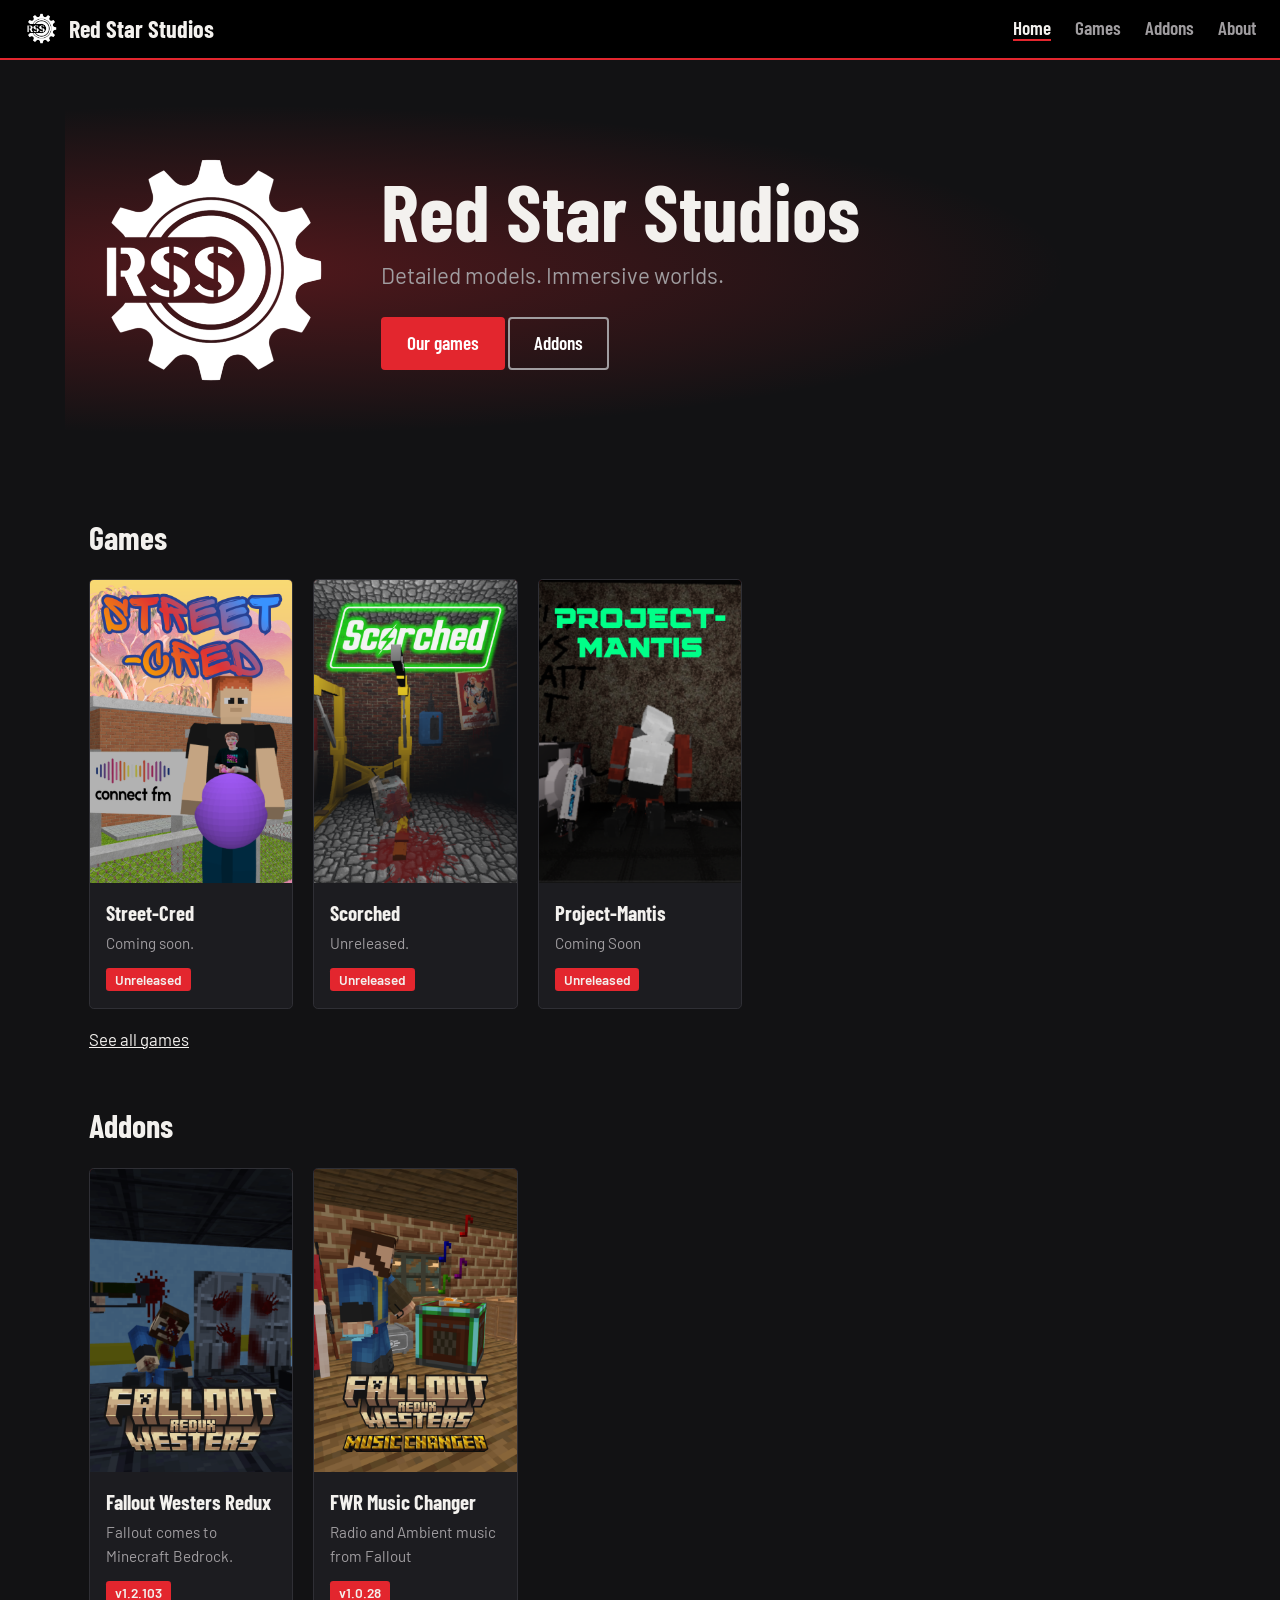
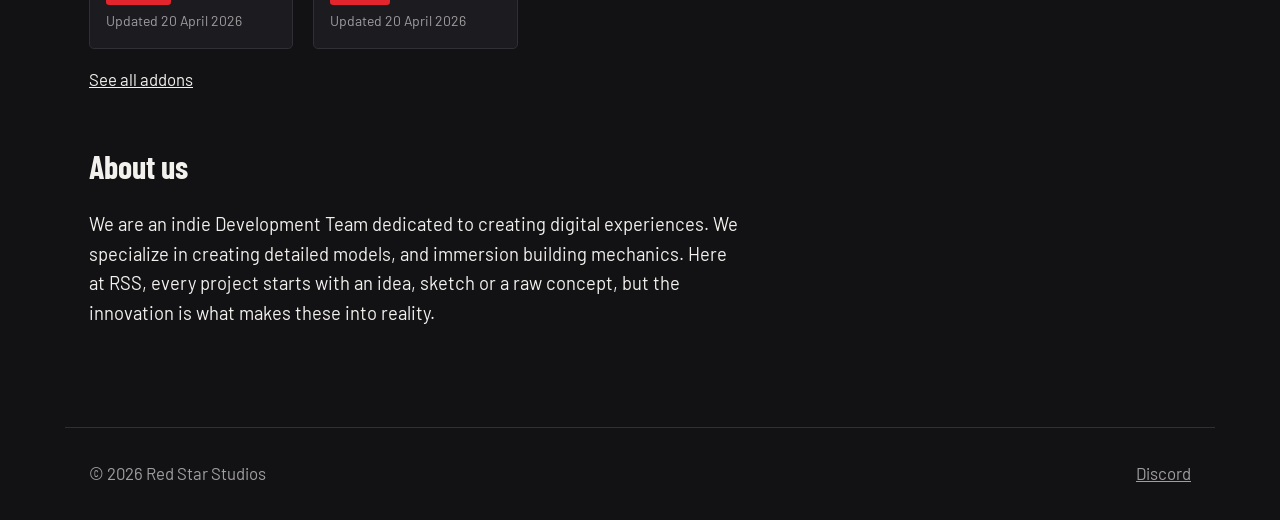
<file: index.html>
<!DOCTYPE html><html lang="en"><head><meta charset="utf-8"><meta name="viewport" content="width=device-width,initial-scale=1">
<title>{studio}</title><link rel="icon" href="images/logo.png"><link rel="stylesheet" href="style.css"></head>
<body data-page="home"><header id="header"></header><main><section class="hero" id="hero"></section>
<h2>Games</h2><div class="grid" id="games"></div><p><a href="games.html">See all games</a></p>
<h2>Addons</h2><div class="grid" id="addons"></div><p><a href="addons.html">See all addons</a></p>
<h2 id="about">About us</h2><p id="about-text" class="about"></p></main><footer id="footer"></footer>
<script src="common.js"></script><script src="site.js"></script></body></html>
</file>
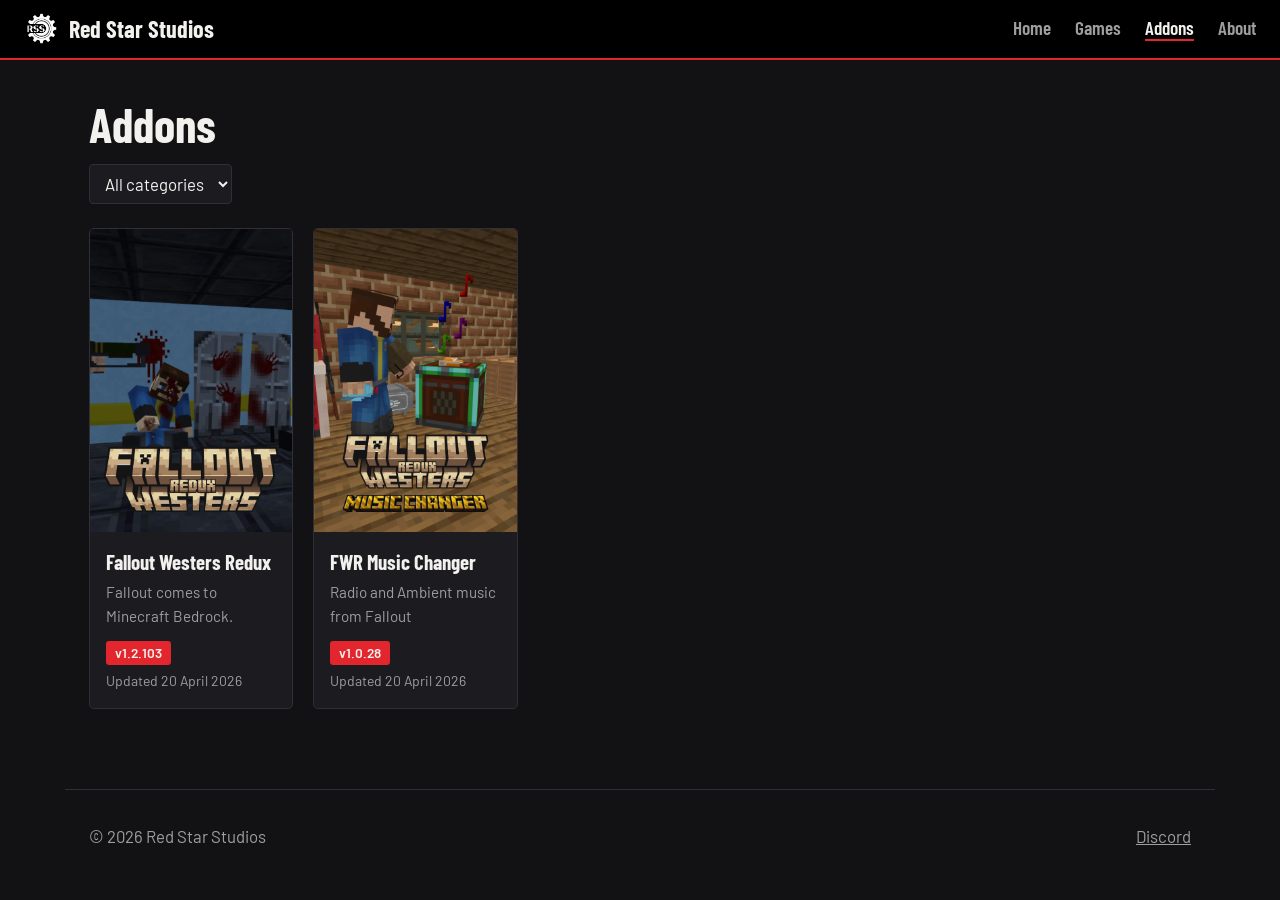
<file: addons.html>
<!DOCTYPE html><html lang="en"><head><meta charset="utf-8"><meta name="viewport" content="width=device-width,initial-scale=1">
<title>Addons | {studio}</title><link rel="icon" href="images/logo.png"><link rel="stylesheet" href="style.css"></head>
<body data-page="addons"><header id="header"></header><main><h1 class="pt">Addons</h1><div id="filters" class="filters"></div><div class="grid" id="grid"></div></main><footer id="footer"></footer>
<script src="common.js"></script><script src="site.js"></script></body></html>
</file>
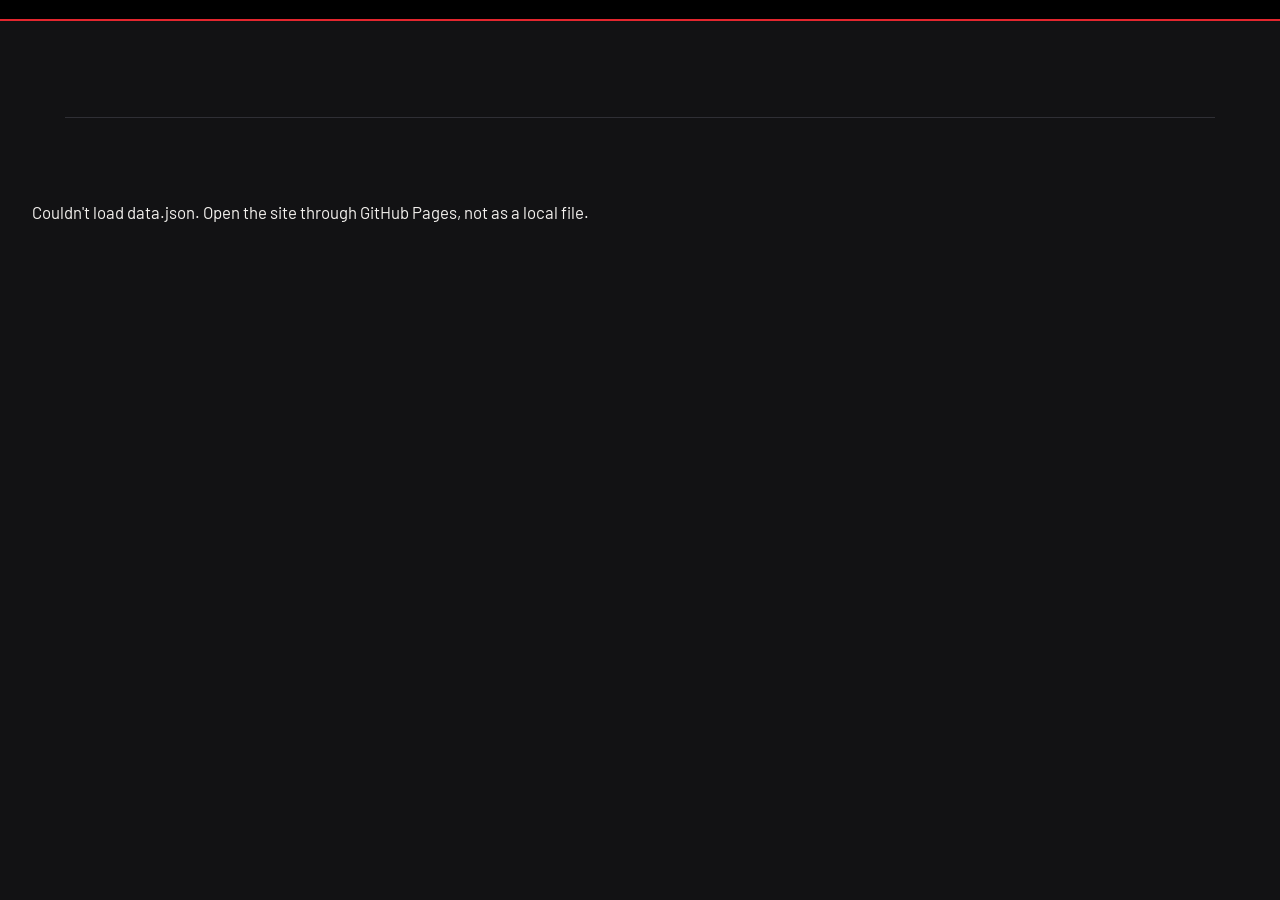
<file: game.html>
<!DOCTYPE html><html lang="en"><head><meta charset="utf-8">
<meta name="viewport" content="width=device-width,initial-scale=1">
<title>Game | {studio}</title><link rel="stylesheet" href="style.css"></head>
<body data-page="game"><header id="header"></header>
<main id="game"></main><footer id="footer"></footer>
<script src="games.js"></script><script src="site.js"></script></body></html>
</file>
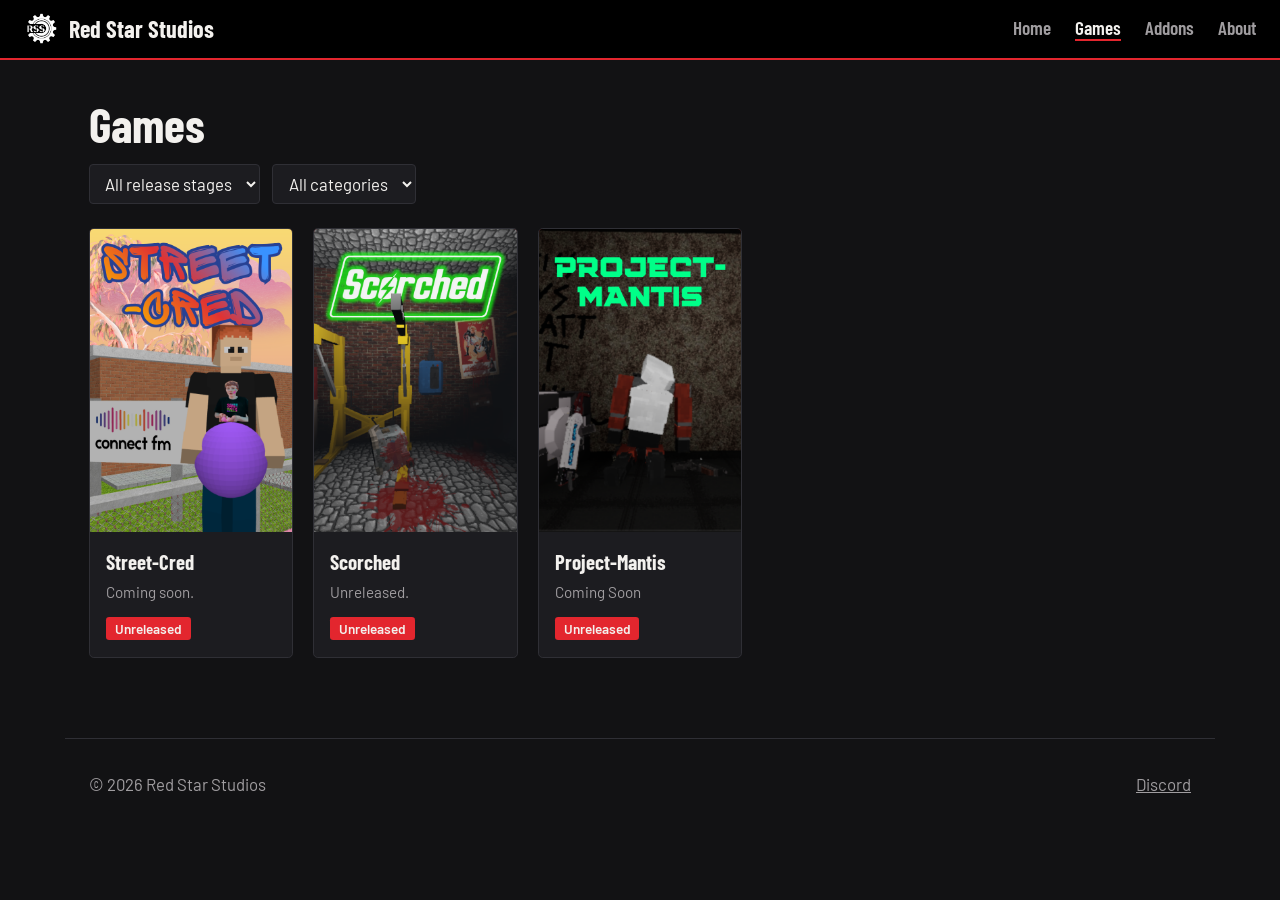
<file: games.html>
<!DOCTYPE html><html lang="en"><head><meta charset="utf-8"><meta name="viewport" content="width=device-width,initial-scale=1">
<title>Games | {studio}</title><link rel="icon" href="images/logo.png"><link rel="stylesheet" href="style.css"></head>
<body data-page="games"><header id="header"></header><main><h1 class="pt">Games</h1><div id="filters" class="filters"></div><div class="grid" id="grid"></div></main><footer id="footer"></footer>
<script src="common.js"></script><script src="site.js"></script></body></html>
</file>
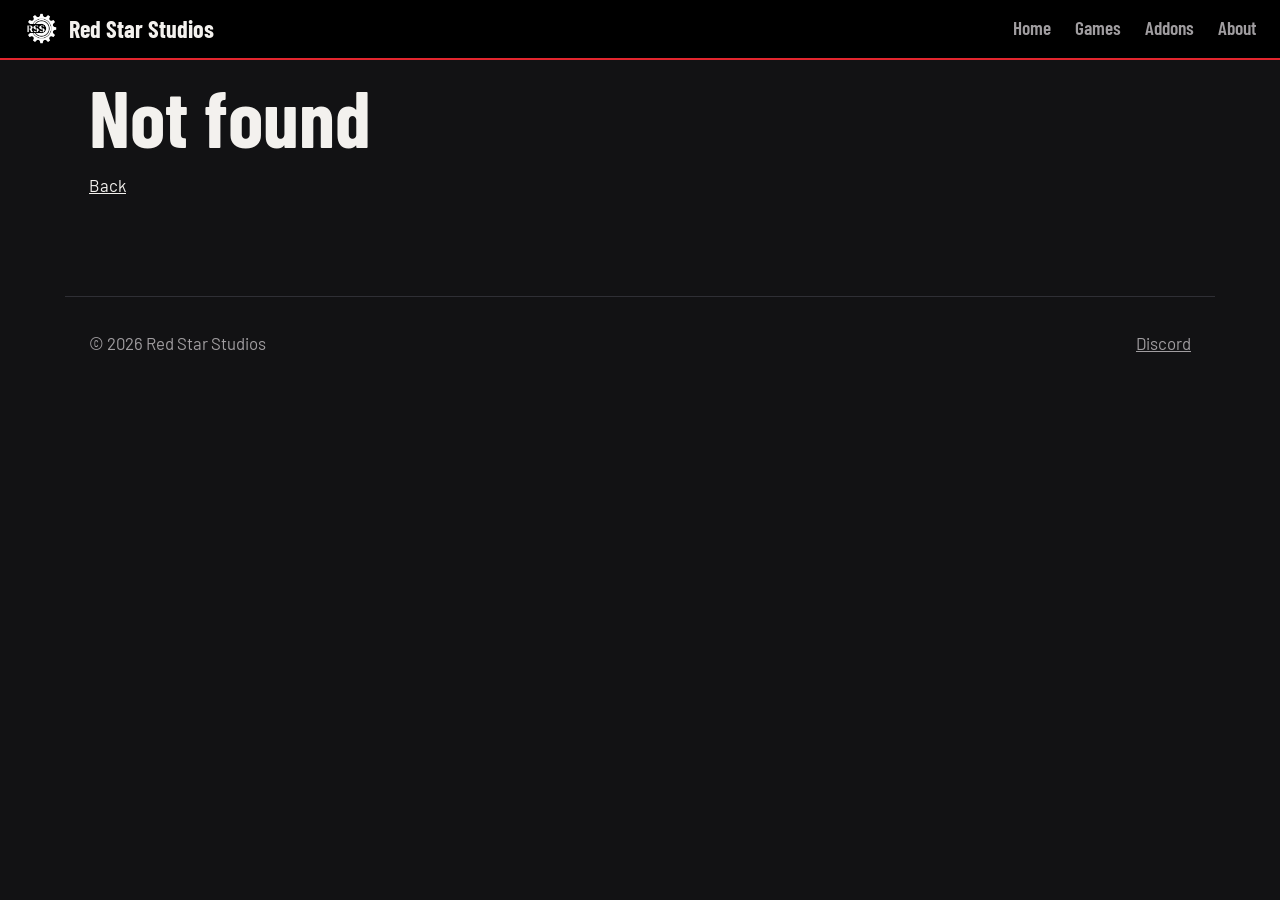
<file: item.html>
<!DOCTYPE html><html lang="en"><head><meta charset="utf-8"><meta name="viewport" content="width=device-width,initial-scale=1">
<title>{studio}</title><link rel="icon" href="images/logo.png"><link rel="stylesheet" href="style.css"></head>
<body data-page="item"><header id="header"></header><main><div id="item"></div></main><footer id="footer"></footer>
<script src="common.js"></script><script src="site.js"></script></body></html>
</file>
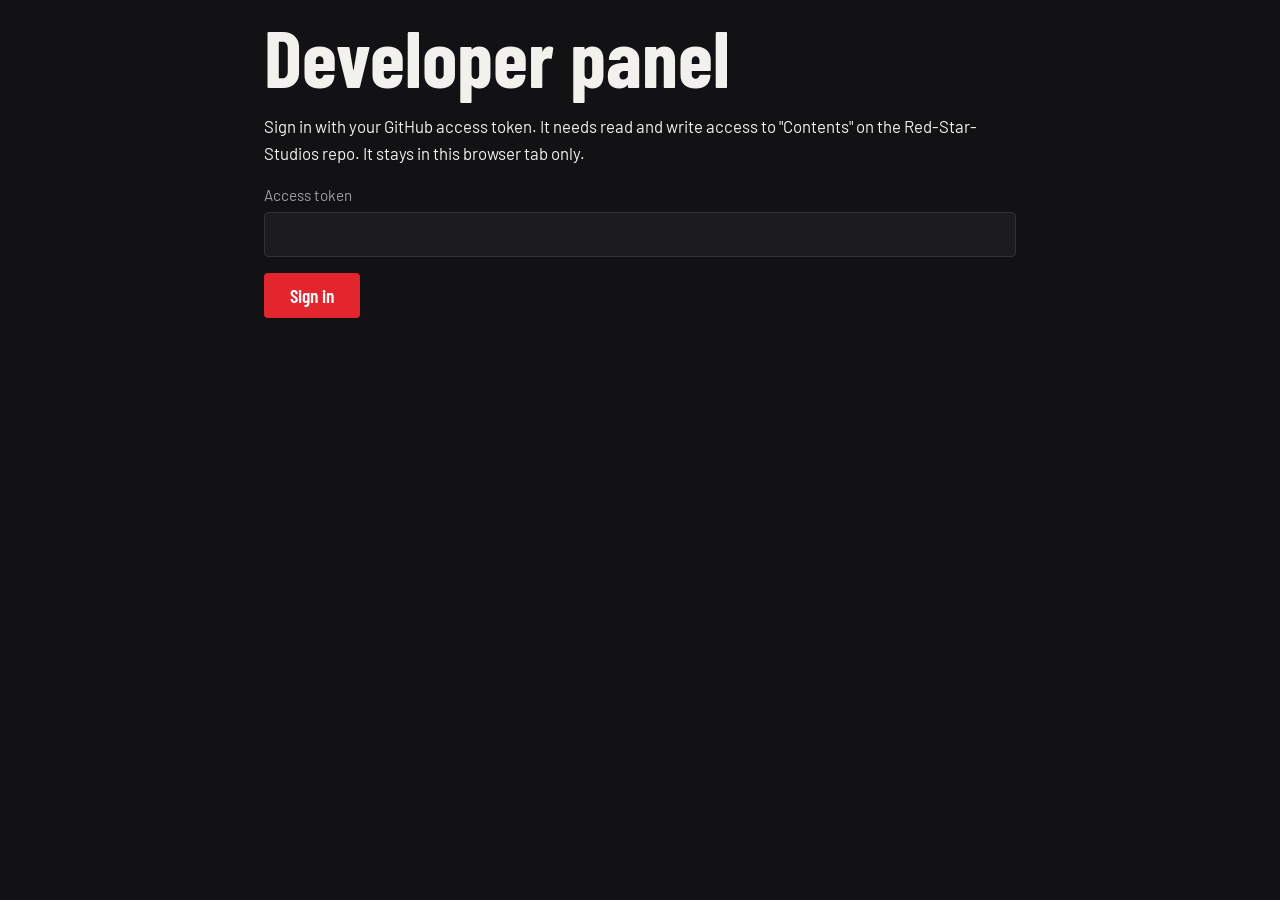
<file: rss-dev.html>
<!DOCTYPE html><html lang="en"><head><meta charset="utf-8"><meta name="viewport" content="width=device-width,initial-scale=1">
<meta name="robots" content="noindex,nofollow"><title>Developer panel</title><link rel="stylesheet" href="style.css"></head>
<body data-page="admin"><main class="admin"><h1>Developer panel</h1><p id="msg" role="status" hidden></p>
<section id="login"><p>Sign in with your GitHub access token. It needs read and write access to "Contents" on the Red-Star-Studios repo. It stays in this browser tab only.</p>
<div class="fld"><span>Access token</span><input id="tok" type="password" autocomplete="off"></div>
<button class="btn" onclick="signin()">Sign in</button><p id="lmsg"></p></section>
<section id="app" hidden><div id="tabs" class="tabs"></div><div id="panel"></div>
<p><button onclick="signout()">Sign out</button> <a href="index.html">View site</a></p></section></main>
<script src="common.js"></script><script src="admin.js"></script></body></html>
</file>
<file: style.css>
@import url('https://fonts.googleapis.com/css2?family=Barlow+Condensed:wght@500;600;700&family=Barlow:wght@400;500;600&display=swap');
:root{--bg:#121214;--panel:#1c1c20;--ink:#f3f1ee;--mute:#a09da0;--red:#e3262e;--line:#2f2f35;color-scheme:dark}
*{box-sizing:border-box}
body{margin:0;background:var(--bg);color:var(--ink);font:1.05rem/1.6 Barlow,system-ui,sans-serif}
h1,h2,h3,.brand,.btn,nav{font-family:'Barlow Condensed',sans-serif}
a{color:inherit}a:focus-visible,button:focus-visible,select:focus-visible,input:focus-visible{outline:3px solid var(--red);outline-offset:2px}
header{position:sticky;top:0;z-index:5;background:#000;display:flex;justify-content:space-between;align-items:center;flex-wrap:wrap;gap:.5rem;padding:.6rem 1.5rem;border-bottom:2px solid var(--red)}
.brand{display:flex;align-items:center;gap:.6rem;font-size:1.5rem;font-weight:700;text-decoration:none}.brand img{height:2.2rem}
nav a{margin-left:1.5rem;font-size:1.2rem;font-weight:600;text-decoration:none;color:var(--mute)}
nav a:hover,nav a[aria-current]{color:var(--ink)}nav a[aria-current]{border-bottom:2px solid var(--red)}
main,footer{max-width:1150px;margin:0 auto;padding:1rem 1.5rem}
h1{font-size:clamp(2.6rem,7vw,5rem);line-height:1;margin:0 0 .5rem;font-weight:700}
h2{font-size:2rem;margin:3rem 0 1rem;font-weight:700}h3{margin:0;font-size:1.3rem}
.pt{font-size:3rem;margin-top:1.5rem}
.hero{display:flex;align-items:center;gap:2.5rem;padding:4rem 1rem;margin:0 -1.5rem;background:radial-gradient(ellipse at 15% 50%,rgba(227,38,46,.3),transparent 60%)}
.hero .logo{width:min(260px,32vw)}.hero p{font-size:1.4rem;color:var(--mute);margin:0 0 1.5rem}
.btn{display:inline-block;background:var(--red);color:#fff;font-size:1.2rem;font-weight:600;padding:.55rem 1.5rem;border:2px solid var(--red);border-radius:.25rem;text-decoration:none;cursor:pointer}
.btn:hover{filter:brightness(1.15)}.btn.alt{background:transparent;border-color:var(--mute)}.btn.alt:hover{border-color:var(--ink)}
.btn.off{background:var(--panel);border-color:var(--line);color:var(--mute);cursor:default}
.grid{display:grid;grid-template-columns:repeat(auto-fill,minmax(200px,1fr));gap:1.25rem}
.card{text-decoration:none;background:var(--panel);border:1px solid var(--line);border-radius:.3rem;overflow:hidden;transition:border-color .15s}.card:hover{border-color:var(--red)}
.cb{padding:.8rem 1rem 1rem}.cb p{margin:.1rem 0 .6rem;color:var(--mute);font-size:.95rem}.cb small{display:block;color:var(--mute);margin-top:.3rem}
.tag{display:inline-block;background:var(--red);font-weight:600;font-size:.85rem;padding:.05rem .55rem;border-radius:.2rem}
.poster{position:relative;aspect-ratio:2/3;overflow:hidden;background:linear-gradient(160deg,#5a1013,#1a1a1e);display:flex;align-items:flex-end}
.poster img{position:absolute;inset:0;width:100%;height:100%;object-fit:cover}.poster span{position:relative;padding:1rem;font:700 1.6rem 'Barlow Condensed'}.poster img~span{display:none}
.filters{display:flex;gap:.75rem;flex-wrap:wrap;margin:1rem 0 1.5rem}
select,input,textarea{background:var(--panel);color:var(--ink);border:1px solid var(--line);border-radius:.25rem;padding:.5rem .7rem;font:inherit}
.about{max-width:65ch;font-size:1.15rem}
.ihead{display:grid;grid-template-columns:minmax(0,300px) 1fr;gap:2.5rem;padding:2rem 0;align-items:start}
.lead{font-size:1.3rem;color:var(--mute);margin:0 0 1rem}
dl{display:grid;grid-template-columns:auto 1fr;gap:.3rem 1.5rem;margin:0 0 1.5rem}dt{color:var(--mute)}dd{margin:0}
.btns{display:flex;gap:.75rem;flex-wrap:wrap}.ibody{max-width:70ch}.shots{display:grid;gap:1rem}.shots img{width:100%;border-radius:.3rem}
footer{border-top:1px solid var(--line);margin-top:4rem;color:var(--mute);display:flex;justify-content:space-between;flex-wrap:wrap;gap:.5rem}footer a{margin-left:1rem}
.admin{max-width:800px}.fld{margin:0 0 1rem;display:flex;flex-direction:column;gap:.3rem}.fld>span{color:var(--mute);font-size:.95rem}
.multi{display:flex;flex-wrap:wrap;gap:.4rem 1rem}.multi label{display:flex;gap:.3rem}
.tabs{display:flex;gap:.5rem;margin:1rem 0}.tabs .on{background:var(--red)}
.admin button:not(.btn){background:var(--panel);color:var(--ink);border:1px solid var(--line);border-radius:.25rem;padding:.4rem .9rem;cursor:pointer;font:inherit}
.row{display:flex;gap:1rem;align-items:center;padding:.7rem 0;border-bottom:1px solid var(--line)}.row b{flex:1}.row span{color:var(--mute)}
@media(max-width:760px){.hero{flex-direction:column;align-items:flex-start}.ihead{grid-template-columns:1fr}.ihead .poster{max-width:260px}nav a{margin:0 1rem 0 0}}
@media(prefers-reduced-motion:reduce){*{transition:none!important}}
[hidden]{display:none!important}
#msg{position:fixed;left:50%;bottom:1rem;transform:translateX(-50%);z-index:9;max-width:min(640px,92vw);padding:.8rem 1.2rem;border-radius:.3rem;background:#2a2a30;border:1px solid var(--line);box-shadow:0 4px 20px #000a}
#msg.ok{background:#1f5f2e}#msg.err{background:#8f1b20}
</file>
